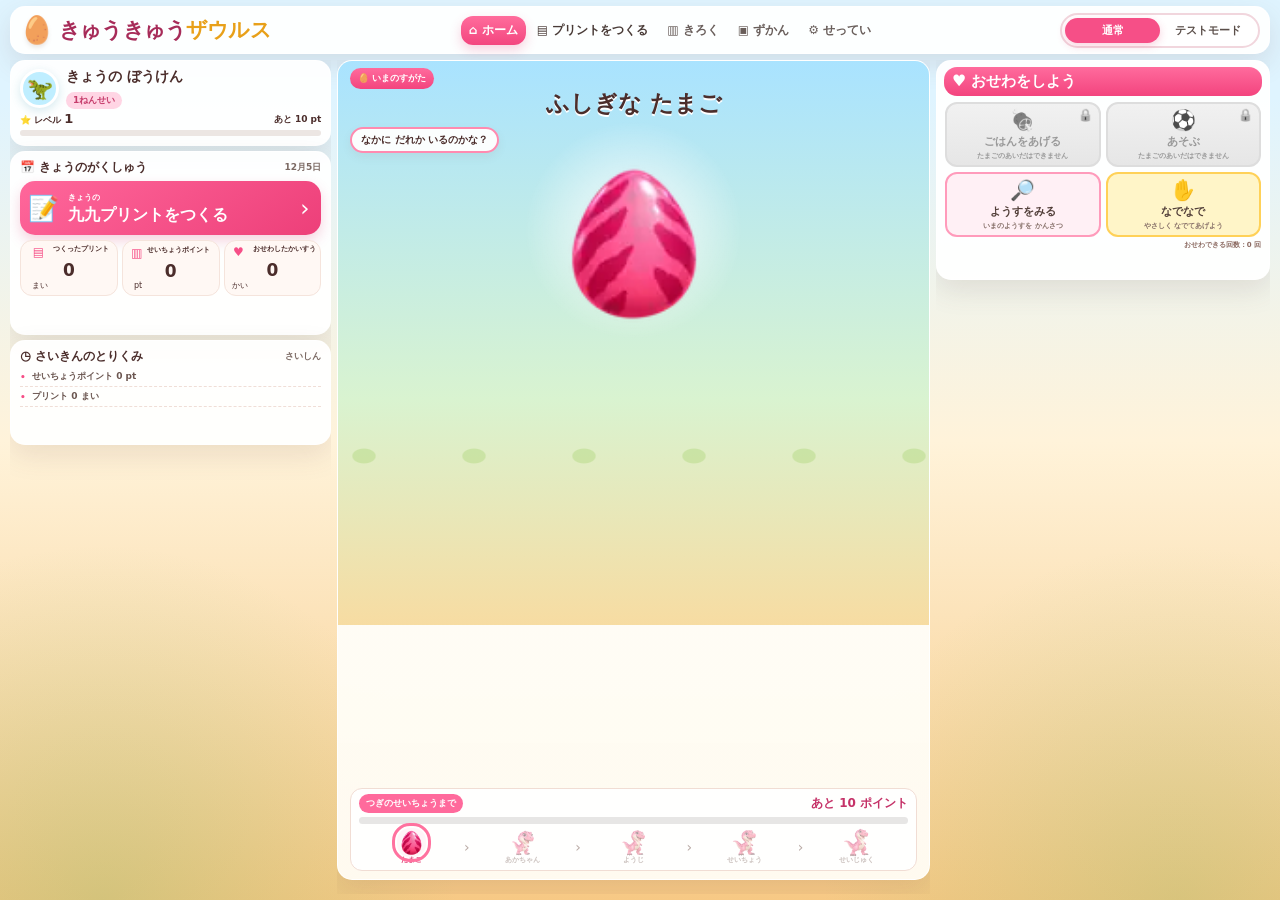
<file: kyukyu-saurus-mvp/index.html>
<!doctype html>
<html lang="ja">
<head>
  <meta charset="utf-8" />
  <meta name="viewport" content="width=device-width,initial-scale=1" />
  <title>きゅうきゅうザウルス</title>
  <link rel="stylesheet" href="styles.css" />
</head>
<body class="game-body">
  <div class="game-app">
    <header class="game-header">
      <a class="game-logo" href="index.html" aria-label="ホーム">
        <span class="logo-egg">🥚</span>
        <span>きゅうきゅう<span>ザウルス</span></span>
      </a>
      <nav class="game-nav" aria-label="メインメニュー">
        <a class="nav-item active" href="index.html">⌂ <span>ホーム</span></a>
        <a class="nav-item" href="worksheet.html">▤ <span>プリントをつくる</span></a>
        <button class="nav-item nav-placeholder" type="button">▥ <span>きろく</span></button>
        <button class="nav-item nav-placeholder" type="button">▣ <span>ずかん</span></button>
        <button class="nav-item nav-placeholder" type="button">⚙ <span>せってい</span></button>
      </nav>
      <div class="mode-switch" aria-label="表示モード">
        <button id="normalModeBtn" class="mode-option active" type="button">通常</button>
        <button id="testModeBtn" class="mode-option" type="button">テストモード</button>
      </div>
    </header>

    <main class="dashboard-grid">
      <aside class="left-column">
        <section class="dash-card profile-card">
          <div class="profile-top">
            <div class="avatar">🦖</div>
            <div>
              <div class="profile-name">きょうの ぼうけん</div>
              <span class="grade-pill">1ねんせい</span>
            </div>
          </div>
          <div class="mini-level-row">
            <span>⭐ レベル <strong id="levelValue">1</strong></span>
            <span id="levelRemain">あと 10 pt</span>
          </div>
          <div class="mini-progress"><div id="levelBar"></div></div>
        </section>

        <section class="dash-card study-card">
          <div class="section-head compact">
            <span>📅 きょうのがくしゅう</span>
            <span id="todayLabel" class="muted-small"></span>
          </div>
          <a class="worksheet-cta" href="worksheet.html">
            <span class="worksheet-icon">📝</span>
            <span><small>きょうの</small><strong>九九プリントをつくる</strong></span>
            <span class="cta-arrow">›</span>
          </a>
          <div class="mini-stats">
            <div><span>▤</span><small>つくったプリント</small><strong id="worksheets">0</strong><em>まい</em></div>
            <div><span>▥</span><small>せいちょうポイント</small><strong id="points">0</strong><em>pt</em></div>
            <div><span>♥</span><small>おせわしたかいすう</small><strong id="careCount">0</strong><em>かい</em></div>
          </div>
        </section>

        <section class="dash-card history-card">
          <div class="section-head compact"><span>◷ さいきんのとりくみ</span><span class="muted-small">さいしん</span></div>
          <div id="activityList" class="activity-list"></div>
        </section>
      </aside>

      <section class="center-column">
        <div class="hero-panel">
          <div class="hero-topline"><span class="current-pill">🥚 いまのすがた</span></div>
          <h1 id="stageTitle">ふしぎな たまご</h1>
          <div id="dinoNameLine" class="dino-name"></div>
          <div id="speechBubble" class="speech-bubble">なかに だれか いるのかな？</div>
          <div class="stage-scene"><div id="creature" class="creature dino-sprite" aria-label="きょうりゅう"></div></div>
          <div id="recentNotice" class="hero-notice"></div>
          <div class="growth-panel">
            <div class="growth-label-row">
              <span>つぎのせいちょうまで</span>
              <strong id="progressText">あと 10 ポイント</strong>
            </div>
            <div class="progress"><div id="progressBar" style="width:0%"></div></div>
            <div id="milestoneRoadmap" class="milestone-roadmap"></div>
          </div>
        </div>
      </section>

      <aside class="right-column">
        <section class="dash-card care-card">
          <div class="care-title">♥ おせわをしよう</div>
          <div class="care-grid">
            <button class="care-tile" id="feedBtn" data-care="food" type="button">
              <span class="care-icon">🍖</span><strong>ごはんをあげる</strong><small id="feedHint">おせわできるよ</small>
            </button>
            <button class="care-tile" id="playBtn" data-care="play" type="button">
              <span class="care-icon">⚽</span><strong>あそぶ</strong><small id="playHint">いっしょにあそぼう</small>
            </button>
            <button class="care-tile active-pink" id="observeBtn" type="button">
              <span class="care-icon">🔎</span><strong>ようすをみる</strong><small>いまのようすを かんさつ</small>
            </button>
            <button class="care-tile active-yellow" id="petBtn" data-care="pet" type="button">
              <span class="care-icon">✋</span><strong>なでなで</strong><small>やさしく なでてあげよう</small>
            </button>
          </div>
          <div id="careHelp" class="care-help"></div>
          <div class="care-balance">おせわできる回数：<strong id="careTokens">0</strong> 回</div>
        </section>

        <section id="testPanel" class="dash-card integrated-test" hidden>
          <div class="test-head"><span>🧪 テストモード</span><span class="test-live">ON</span></div>
          <p>本番データを変えずに、各場面を確認できます。</p>
          <div class="test-control">
            <label>すがた（ステージ）</label>
            <div id="stageChips" class="stage-thumb-row"></div>
          </div>
          <div class="test-inline-grid">
            <label>せいちょうPt<input id="testPoints" type="number" min="0" max="2000" step="1" /></label>
            <label>おせわ回数<input id="testTokens" type="number" min="0" max="999" step="1" /></label>
          </div>
          <div class="test-control">
            <label>リアクションをみる <span id="reactionHint">（あかちゃん専用）</span></label>
            <div id="sceneChips" class="scene-mini-row">
              <button class="scene-chip active" data-scene="normal" type="button">通常</button>
              <button class="scene-chip" data-scene="feed" type="button">ごはん</button>
              <button class="scene-chip" data-scene="pet" type="button">なでなで</button>
              <button class="scene-chip" data-scene="play" type="button">あそぶ</button>
              <button class="scene-chip" data-scene="sleep" type="button">ねる</button>
            </div>
          </div>
          <div class="test-actions-inline">
            <button id="resetPreview" type="button">本番値にもどす</button>
            <button id="applyPreview" type="button">本番に反映</button>
          </div>
        </section>

        <section id="nameCard" class="dash-card name-card" hidden>
          <div class="section-head compact"><span>✏️ なまえをつけよう</span></div>
          <div class="name-row">
            <input id="dinoName" type="text" maxlength="20" placeholder="きょうりゅうの名前" />
            <button id="saveName" type="button">きめる</button>
          </div>
        </section>
      </aside>
    </main>

    <div class="parent-tools"><button id="reset" type="button">育成データをリセット</button></div>
  </div>

  <script src="logic.js"></script>
  <script src="store.js"></script>
  <script src="assets.js"></script>
  <script>
    const clone = value => JSON.parse(JSON.stringify(value));
    const clampInt = (value, min, max) => Math.min(max, Math.max(min, Math.round(Number(value) || 0)));
    let isTest = false;
    let previewState = clone(GameStore.getState());
    let previewScene = 'normal';

    const milestoneDefs = [
      { asset:'stage_00_egg', label:'たまご' },
      { asset:'stage_04_baby', label:'あかちゃん' },
      { asset:'stage_05_small', label:'ようじ' },
      { asset:'stage_06_kid', label:'せいちょう' },
      { asset:'stage_07_grown', label:'せいじゅく' }
    ];
    const reactionLabels = {feed:'ごはん',food:'ごはん',pet:'なでなで',play:'あそぶ',sleep:'ねる'};

    function currentViewState(){ return isTest ? previewState : GameStore.getState(); }
    function totalCareCount(state){ return Object.values(state.careCounts || {}).reduce((sum,n)=>sum+(Number(n)||0),0); }
    function isEggStage(stage){ return ['stage_00_egg','stage_01_egg_shake','stage_02_egg_crack','stage_03_hatch'].includes(stage.asset); }
    function isCareReactionStage(stage){ return stage.asset === 'stage_04_baby'; }
    function stageIndex(asset){
      const idx = GameLogic.TEST_STAGES.findIndex(item=>item.asset===asset);
      return Math.max(0,idx);
    }
    function normalizeScene(scene){ return scene === 'food' ? 'feed' : scene; }

    function setMode(testMode){
      isTest = testMode;
      if(isTest){ previewState=clone(GameStore.getState()); previewScene='normal'; }
      document.getElementById('normalModeBtn').classList.toggle('active',!isTest);
      document.getElementById('testModeBtn').classList.toggle('active',isTest);
      document.getElementById('testPanel').hidden=!isTest;
      render();
    }

    function buildRoadmap(activeAsset){
      const activeIdx=stageIndex(activeAsset);
      const roadmap=document.getElementById('milestoneRoadmap');
      roadmap.innerHTML='';
      milestoneDefs.forEach((item,index)=>{
        const fullIdx=stageIndex(item.asset);
        const node=document.createElement('div');
        node.className='milestone'+(fullIdx<=activeIdx?' reached':'')+(item.asset===activeAsset?' current':'');
        node.innerHTML=`<div class="milestone-img dino-sprite" data-asset="${item.asset}"></div><span>${item.label}</span>`;
        roadmap.appendChild(node);
        if(index<milestoneDefs.length-1){
          const arrow=document.createElement('span');
          arrow.className='milestone-arrow'; arrow.textContent='›'; roadmap.appendChild(arrow);
        }
      });
      roadmap.querySelectorAll('[data-asset]').forEach(el=>GameAssets.show(el,el.dataset.asset));
    }

    function syncTestInputs(stage){
      if(!isTest) return;
      const reactionsAvailable=isCareReactionStage(stage);
      document.getElementById('testPoints').value=previewState.growthPoints;
      document.getElementById('testTokens').value=previewState.careTokens;
      document.querySelectorAll('.stage-chip').forEach(btn=>btn.classList.toggle('active',btn.dataset.asset===stage.asset));
      document.querySelectorAll('.scene-chip').forEach(btn=>{
        const normal=btn.dataset.scene==='normal';
        btn.disabled=!normal && !reactionsAvailable;
        btn.classList.toggle('active',btn.dataset.scene===previewScene);
      });
      document.getElementById('reactionHint').textContent=reactionsAvailable?'（このすがたで確認できます）':'（あかちゃんのときだけ）';
    }

    function renderActivity(state){
      const rows=[];
      if(state.lastResult) rows.push(`九九プリント：${state.lastResult.correct}/30もん せいかい`);
      if(state.lastCare){
        const labels={food:'ごはんをあげた',pet:'なでなでした',play:'いっしょにあそんだ',sleep:'ねかせた'};
        rows.push(labels[state.lastCare.type]||'おせわをした');
      }
      rows.push(`せいちょうポイント ${state.growthPoints} pt`);
      rows.push(`プリント ${state.worksheetsCompleted} まい`);
      document.getElementById('activityList').innerHTML=rows.slice(0,4).map(text=>`<div><span>•</span><p>${text}</p></div>`).join('');
    }

    async function render(){
      const state=currentViewState();
      const stage=GameLogic.stageForPoints(state.growthPoints);
      const next=GameLogic.nextStageForPoints(state.growthPoints);
      const eggMode=isEggStage(stage);
      const reactionStage=isCareReactionStage(stage);
      if(!reactionStage && previewScene!=='normal') previewScene='normal';
      const scene=normalizeScene(previewScene);
      const showingReaction=reactionStage && scene!=='normal';
      const forcedAsset=showingReaction ? GameLogic.ACTION_ASSETS[scene] : stage.asset;

      await GameAssets.show(document.getElementById('creature'),forcedAsset);
      document.getElementById('stageTitle').textContent=showingReaction?`テスト：${reactionLabels[scene]}`:stage.name;
      document.getElementById('speechBubble').textContent=showingReaction?'リアクションをプレビューしています。':stage.message;
      document.getElementById('dinoNameLine').textContent=state.dinosaurName?`「${state.dinosaurName}」`:'';
      document.getElementById('worksheets').textContent=state.worksheetsCompleted;
      document.getElementById('points').textContent=state.growthPoints;
      document.getElementById('careTokens').textContent=state.careTokens;
      document.getElementById('careCount').textContent=totalCareCount(state);

      const level=Math.max(1,stageIndex(stage.asset)+1);
      document.getElementById('levelValue').textContent=level;
      const levelRemain=next?Math.max(0,next.min-state.growthPoints):0;
      document.getElementById('levelRemain').textContent=next?`あと ${levelRemain} pt`:'さいこう！';
      if(next){
        const span=Math.max(1,next.min-stage.min);
        const current=Math.max(0,state.growthPoints-stage.min);
        const pct=Math.min(100,Math.round((current/span)*100));
        document.getElementById('progressBar').style.width=`${pct}%`;
        document.getElementById('levelBar').style.width=`${pct}%`;
        document.getElementById('progressText').textContent=`あと ${next.min-state.growthPoints} ポイント`;
      }else{
        document.getElementById('progressBar').style.width='100%';
        document.getElementById('levelBar').style.width='100%';
        document.getElementById('progressText').textContent='さいこうまで そだったよ！';
      }

      buildRoadmap(stage.asset);
      renderActivity(state);

      const feedBtn=document.getElementById('feedBtn');
      const playBtn=document.getElementById('playBtn');
      feedBtn.disabled=eggMode;
      playBtn.disabled=eggMode;
      document.getElementById('feedHint').textContent=eggMode?'たまごのあいだはできません':'おいしくたべよう';
      document.getElementById('playHint').textContent=eggMode?'たまごのあいだはできません':'いっしょにあそぼう';
      document.getElementById('careHelp').textContent=eggMode
        ?'たまごのあいだは「ごはん」と「あそぶ」はできません。ようすをみたり、なでなでして見守ろう！'
        :(reactionStage?'このすがたでは、おせわすると特別なリアクションが見られるよ！':'おせわの記録は残るよ。専用リアクションは「あかちゃん」で見られます。');

      const gained=Number(new URLSearchParams(location.search).get('gained')||0);
      const notice=document.getElementById('recentNotice');
      if(isTest) notice.textContent='🧪 テスト中：本番データはまだ変わっていません。';
      else if(gained>0) notice.textContent=`🌱 ${gained} せいちょうしたよ！`;
      else notice.textContent='';

      document.getElementById('nameCard').hidden=state.growthPoints<50;
      document.getElementById('dinoName').value=state.dinosaurName||'';
      syncTestInputs(stage);
    }

    function setupTestControls(){
      const wrap=document.getElementById('stageChips');
      GameLogic.TEST_STAGES.forEach((item,index)=>{
        const btn=document.createElement('button');
        btn.className='stage-chip'; btn.type='button'; btn.dataset.asset=item.asset; btn.title=item.label;
        btn.innerHTML=`<span class="stage-chip-img dino-sprite"></span><small>${index}</small>`;
        btn.addEventListener('click',()=>{ previewState.growthPoints=item.points; previewScene='normal'; render(); });
        wrap.appendChild(btn);
        GameAssets.show(btn.querySelector('.stage-chip-img'),item.asset);
      });
      document.getElementById('testPoints').addEventListener('input',e=>{ previewState.growthPoints=clampInt(e.target.value,0,2000); previewScene='normal'; render(); });
      document.getElementById('testTokens').addEventListener('input',e=>{ previewState.careTokens=clampInt(e.target.value,0,999); render(); });
      document.querySelectorAll('.scene-chip').forEach(btn=>btn.addEventListener('click',()=>{
        const stage=GameLogic.stageForPoints(previewState.growthPoints);
        if(btn.dataset.scene!=='normal' && !isCareReactionStage(stage)) return;
        previewScene=btn.dataset.scene;
        render();
      }));
      document.getElementById('resetPreview').addEventListener('click',()=>{ previewState=clone(GameStore.getState()); previewScene='normal'; render(); });
      document.getElementById('applyPreview').addEventListener('click',()=>{
        if(!confirm('テスト中の成長Pt・おせわ回数を本番データに反映しますか？')) return;
        const actual=GameStore.getState();
        GameStore.saveState({...actual,growthPoints:clampInt(previewState.growthPoints,0,2000),careTokens:clampInt(previewState.careTokens,0,999)});
        previewState=clone(GameStore.getState());
        alert('本番データに反映しました。');
        render();
      });
    }

    async function handleCare(type){
      const state=currentViewState();
      const stage=GameLogic.stageForPoints(state.growthPoints);
      if(isEggStage(stage)&&(type==='food'||type==='play')) return;
      const scene=normalizeScene(type);

      if(isTest){
        previewScene=isCareReactionStage(stage)?scene:'normal';
        render();
        return;
      }
      const result=GameStore.useCare(type);
      if(!result.success){
        document.getElementById('careHelp').textContent='九九プリントをすると、おせわできる回数がふえるよ！';
        return;
      }
      const asset=GameLogic.ACTION_ASSETS[type]||GameLogic.ACTION_ASSETS[scene];
      if(asset&&isCareReactionStage(stage)){
        await GameAssets.show(document.getElementById('creature'),asset);
        setTimeout(()=>render(),1700);
      }else{
        render();
      }
    }

    document.getElementById('normalModeBtn').addEventListener('click',()=>setMode(false));
    document.getElementById('testModeBtn').addEventListener('click',()=>setMode(true));
    document.getElementById('feedBtn').addEventListener('click',()=>handleCare('food'));
    document.getElementById('playBtn').addEventListener('click',()=>handleCare('play'));
    document.getElementById('petBtn').addEventListener('click',()=>handleCare('pet'));
    document.getElementById('observeBtn').addEventListener('click',()=>{
      const stage=GameLogic.stageForPoints(currentViewState().growthPoints);
      document.getElementById('careHelp').textContent=`いまは「${stage.name}」。${stage.message}`;
    });
    document.getElementById('saveName').addEventListener('click',()=>{
      GameStore.setDinosaurName(document.getElementById('dinoName').value);
      if(isTest) previewState.dinosaurName=GameStore.getState().dinosaurName;
      render();
    });
    document.getElementById('reset').addEventListener('click',()=>{
      if(confirm('この端末の育成データを全部消します。よろしいですか？')){
        GameStore.reset(); previewState=clone(GameStore.getState()); render();
      }
    });

    const now=new Date();
    document.getElementById('todayLabel').textContent=`${now.getMonth()+1}月${now.getDate()}日`;
    setupTestControls();
    render();
  </script>
</body>
</html>
</file>
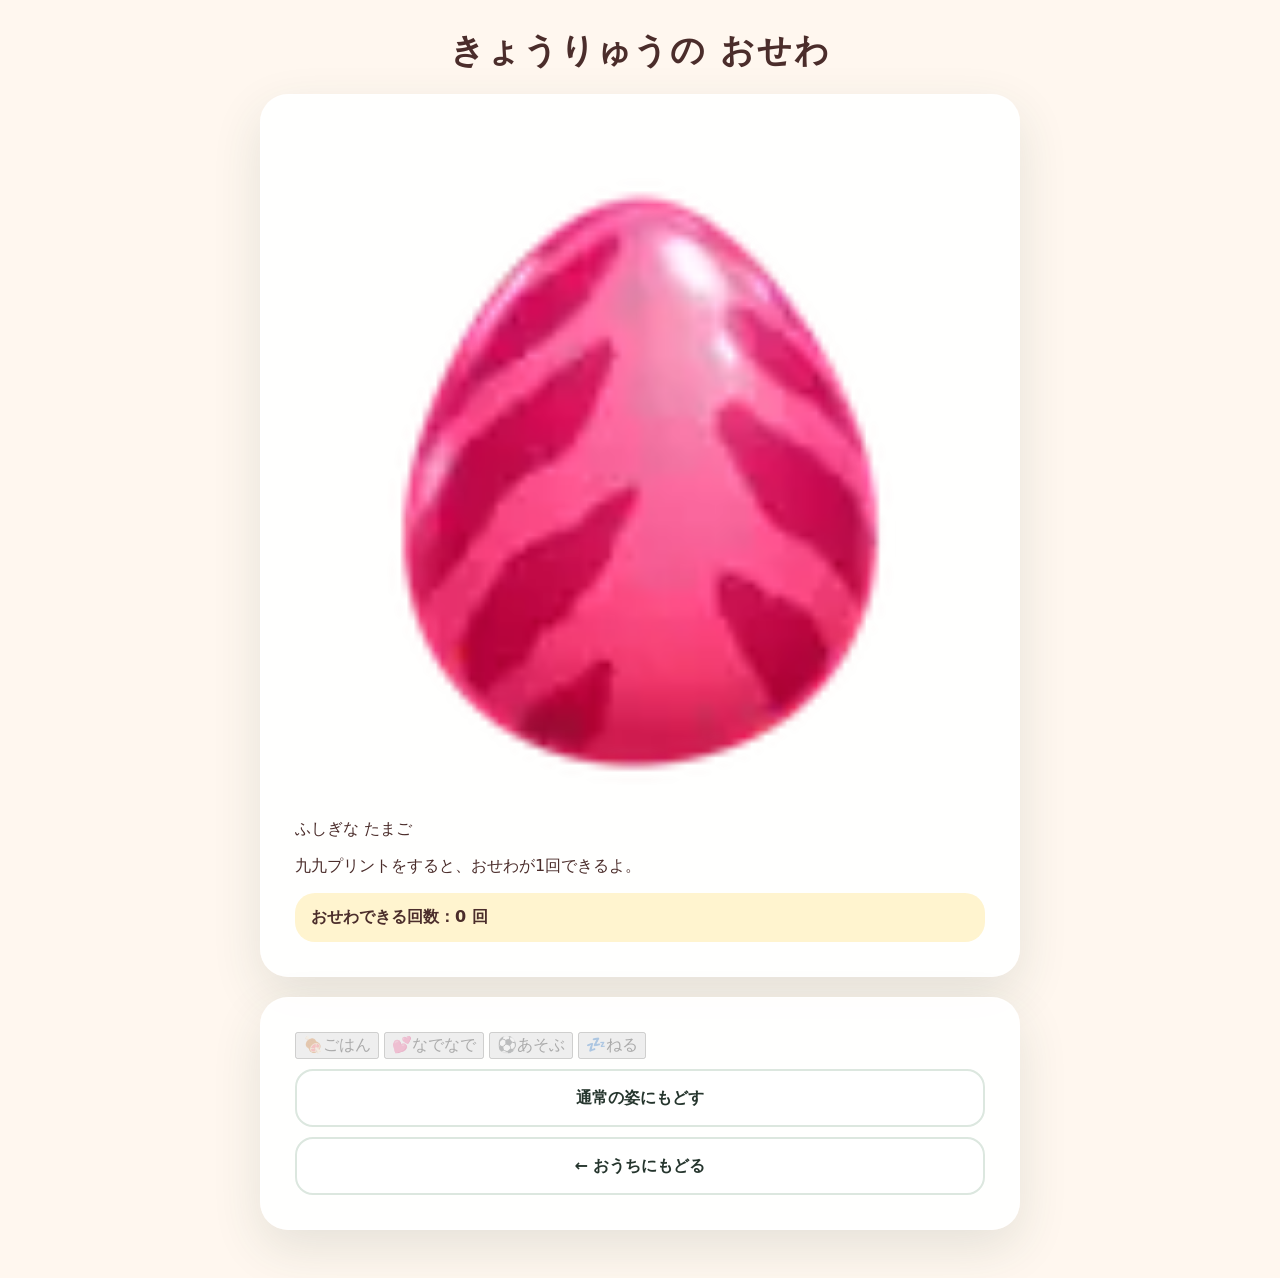
<file: kyukyu-saurus-mvp/care.html>
<!doctype html>
<html lang="ja">
<head>
  <meta charset="utf-8" />
  <meta name="viewport" content="width=device-width,initial-scale=1" />
  <title>おせわ | きゅうきゅうザウルス</title>
  <link rel="stylesheet" href="styles.css" />
</head>
<body>
  <main class="shell">
    <div class="brand">きょうりゅうの おせわ</div>
    <div id="testBadge" class="test-badge" hidden>🧪 テストモード：回数を消費しません</div>

    <section class="card hero">
      <div id="creature" class="creature dino-sprite" aria-label="きょうりゅう"></div>
      <div id="name" class="stage-name">ふしぎな たまご</div>
      <p id="reaction" class="message">きょうは なにをしてあげる？</p>
      <div class="notice">おせわできる回数：<strong id="tokens">0</strong><span id="tokenSuffix"> 回</span></div>
    </section>

    <section class="card">
      <div class="grid-4">
        <button class="care-btn" data-care="food"><span class="emoji">🍖</span><span>ごはん</span></button>
        <button class="care-btn" data-care="pet"><span class="emoji">💕</span><span>なでなで</span></button>
        <button class="care-btn" data-care="play"><span class="emoji">⚽</span><span>あそぶ</span></button>
        <button class="care-btn" data-care="sleep"><span class="emoji">💤</span><span>ねる</span></button>
      </div>
      <button id="normalView" class="secondary" type="button">通常の姿にもどす</button>
      <a id="homeLink" class="secondary" href="index.html">← おうちにもどる</a>
    </section>
  </main>

  <script src="logic.js"></script>
  <script src="store.js"></script>
  <script src="assets.js"></script>
  <script>
    const params = new URLSearchParams(location.search);
    const isTest = params.get('test') === '1';
    const testPointsRaw = Number(params.get('points'));
    const testPoints = Number.isFinite(testPointsRaw) ? Math.max(0, testPointsRaw) : GameStore.getState().growthPoints;
    let activeCare = null;

    const careToScene = { food: 'feed', pet: 'pet', play: 'play', sleep: 'sleep' };
    const reactions = {
      food: ['もぐもぐ……おいしい！', 'おなかいっぱい！ うれしそう。', 'もっと おおきくなれそう！'],
      pet: ['きもちよさそうに 目をほそめている。', 'もっと なでてほしそう！', 'ぴったり くっついてきた！'],
      play: ['わーい！ げんきいっぱい！', 'たのしそうに かけまわった！', 'もういっかい！ と言っているみたい。'],
      sleep: ['すやすや……いいゆめ みてね。', 'ぐっすり ねむっているよ。', 'きょうも よくがんばったね。']
    };

    function viewState() {
      const state = GameStore.getState();
      return isTest ? { ...state, growthPoints: testPoints } : state;
    }

    async function render(message) {
      const state = viewState();
      const actual = GameStore.getState();
      const stage = GameLogic.stageForPoints(state.growthPoints);
      const canShowCareArt = isTest || stage.asset === 'stage_05_small';
      const scene = activeCare ? careToScene[activeCare] : null;
      const asset = scene && canShowCareArt ? GameLogic.ACTION_ASSETS[scene] : stage.asset;
      await GameAssets.show(document.getElementById('creature'), asset);

      document.getElementById('name').textContent = state.dinosaurName || stage.name;
      if (message) {
        document.getElementById('reaction').textContent = message;
      } else if (!isTest && actual.careTokens <= 0) {
        document.getElementById('reaction').textContent = '九九プリントをすると、おせわが1回できるよ。';
      } else {
        document.getElementById('reaction').textContent = 'きょうは なにをしてあげる？';
      }

      if (isTest) {
        document.getElementById('testBadge').hidden = false;
        document.getElementById('tokens').textContent = '∞';
        document.getElementById('tokenSuffix').textContent = '（テスト）';
        document.getElementById('homeLink').href = 'index.html?test=1';
      } else {
        document.getElementById('tokens').textContent = actual.careTokens;
        document.getElementById('tokenSuffix').textContent = ' 回';
      }
      document.querySelectorAll('[data-care]').forEach(btn => btn.disabled = !isTest && actual.careTokens <= 0);
    }

    document.querySelectorAll('[data-care]').forEach(btn => {
      btn.addEventListener('click', () => {
        const type = btn.dataset.care;
        activeCare = type;
        const options = reactions[type];
        const message = options[Math.floor(Math.random() * options.length)];

        if (isTest) {
          render(message);
          return;
        }

        const before = GameStore.getState();
        const beforeStage = GameLogic.stageForPoints(before.growthPoints);
        const result = GameStore.useCare(type);
        if (!result.success) {
          activeCare = null;
          render();
          return;
        }
        if (beforeStage.asset !== 'stage_05_small') {
          render(before.growthPoints < 50 ? 'たまごを そっと おせわしたよ。なかで うれしそうに うごいた！' : `${message} この成長段階の専用アニメはこれから追加予定だよ。`);
        } else {
          render(message);
        }
      });
    });

    document.getElementById('normalView').addEventListener('click', () => {
      activeCare = null;
      render();
    });

    render();
  </script>
</body>
</html>
</file>
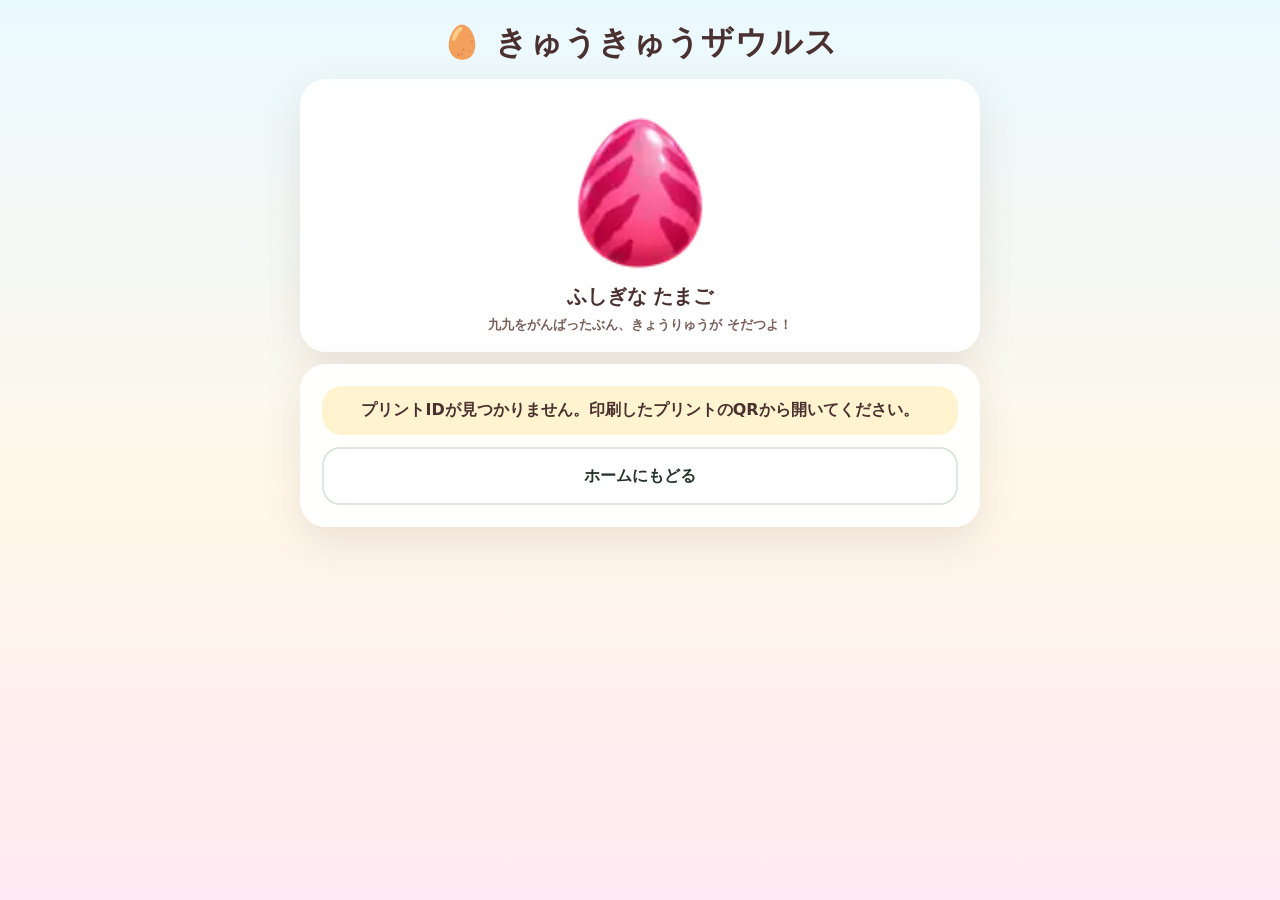
<file: kyukyu-saurus-mvp/result.html>
<!doctype html>
<html lang="ja">
<head>
  <meta charset="utf-8" />
  <meta name="viewport" content="width=device-width,initial-scale=1" />
  <title>こたえあわせ | きゅうきゅうザウルス</title>
  <link rel="stylesheet" href="styles.css" />
  <style>
    .result-page{min-height:100vh;background:linear-gradient(180deg,#eaf9ff 0%,#fff8e9 54%,#ffe9f2 100%);color:#4b3030;padding:18px 12px 30px}
    .result-wrap{width:min(680px,100%);margin:0 auto}
    .result-logo{text-align:center;font-weight:1000;font-size:clamp(22px,5vw,32px);margin:3px 0 14px;letter-spacing:.04em}
    .result-card{background:rgba(255,255,255,.95);border:2px solid rgba(255,255,255,.86);border-radius:26px;box-shadow:0 15px 40px rgba(111,67,67,.12);padding:20px;margin-top:12px}
    .result-hero{text-align:center;padding-bottom:16px}
    .result-creature{width:180px;height:180px;margin:0 auto -2px}
    .result-stage{font-size:20px;font-weight:1000;margin-top:4px}
    .result-message{font-size:13px;font-weight:800;color:#795f5a;margin:6px 0 0}
    .result-form .field{margin-top:12px}.result-form .field:first-child{margin-top:0}
    .result-form label{font-size:14px}
    .result-form input{width:100%;box-sizing:border-box}
    .reward-preview{background:#fff3c8;border:1px solid #ffe19a;border-radius:16px;padding:11px 13px;margin-top:14px;font-size:13px;font-weight:900;line-height:1.55}
    .reward-submit{background:linear-gradient(180deg,#ff6598,#ef3e78);box-shadow:0 7px 0 #c92e61;margin-top:14px}
    .reward-screen[hidden],.entry-screen[hidden]{display:none!important}
    .reward-head{text-align:center}
    .reward-kicker{display:inline-flex;align-items:center;gap:5px;background:#ffe0ec;color:#a83360;border-radius:999px;padding:6px 12px;font-size:12px;font-weight:1000}
    .reward-score{font-size:clamp(42px,12vw,68px);font-weight:1000;line-height:1;margin:12px 0 3px;color:#ef3f7b}
    .reward-score small{font-size:.34em;color:#6e5550;margin-left:4px}
    .reward-cheer{font-size:16px;font-weight:1000;margin-bottom:14px}
    .reward-breakdown{display:grid;grid-template-columns:repeat(3,1fr);gap:7px;margin:10px 0}
    .reward-box{background:#fff8f2;border:1px solid #f4ded5;border-radius:16px;padding:10px 5px;text-align:center}
    .reward-box span{display:block;font-size:9px;font-weight:900;color:#846c65;min-height:24px}
    .reward-box strong{display:block;font-size:24px;color:#4b3030;margin-top:2px}.reward-box em{font-size:10px;font-style:normal;color:#8a7068}
    .reward-total{background:linear-gradient(135deg,#fff1a8,#ffd4e4);border:2px solid #fff;border-radius:20px;padding:14px;text-align:center;margin:10px 0;box-shadow:0 7px 20px rgba(238,117,151,.15)}
    .reward-total span{display:block;font-size:11px;font-weight:900}.reward-total strong{display:block;font-size:38px;line-height:1.15;color:#ef3f7b}.reward-total strong small{font-size:15px}
    .care-earned{display:flex;align-items:center;justify-content:center;gap:8px;background:#efffee;border:1px solid #cdebc9;border-radius:16px;padding:10px;margin-top:9px;font-size:13px;font-weight:1000;color:#3f7141}
    .evolution-card{margin-top:14px;border-radius:24px;padding:16px;background:radial-gradient(circle at 50% 38%,#fffbd5,#ffe0ee 58%,#dfedff);border:2px solid #fff;box-shadow:0 10px 30px rgba(173,102,144,.18);text-align:center;overflow:hidden;position:relative}
    .evolution-card::before,.evolution-card::after{content:'✦';position:absolute;color:#ff77aa;font-size:24px;animation:twinkle 1.3s ease-in-out infinite alternate}.evolution-card::before{left:8%;top:18%}.evolution-card::after{right:9%;top:11%;animation-delay:.4s}
    @keyframes twinkle{from{transform:scale(.65) rotate(-10deg);opacity:.35}to{transform:scale(1.2) rotate(12deg);opacity:1}}
    .evolution-kicker{font-size:12px;font-weight:1000;color:#a13b66}.evolution-title{font-size:24px;font-weight:1000;margin:4px 0 8px}
    .evolution-row{display:flex;align-items:center;justify-content:center;gap:5px}.evolution-sprite{width:126px;height:126px}.evolution-arrow{font-size:28px;color:#f14c83;font-weight:1000}.evolution-new{font-size:16px;font-weight:1000;margin-top:6px}
    .reward-creature{width:180px;height:180px;margin:6px auto 0}
    .reward-actions{display:grid;grid-template-columns:1fr;gap:8px;margin-top:14px}
    .reward-actions a{text-decoration:none}
    .go-home{display:flex;min-height:56px;align-items:center;justify-content:center;border-radius:17px;background:linear-gradient(180deg,#ff6498,#ef3e78);color:white;font-weight:1000;font-size:17px;box-shadow:0 6px 0 #c92e61}
    .duplicate-box{text-align:center}.duplicate-box .notice{margin-top:0}.duplicate-box a{margin-top:12px}
    .pop-in{animation:pop .5s cubic-bezier(.2,.8,.2,1) both}@keyframes pop{0%{transform:scale(.82);opacity:0}70%{transform:scale(1.04)}100%{transform:scale(1);opacity:1}}
    @media(max-width:480px){.result-page{padding:10px 8px 22px}.result-card{padding:15px;border-radius:22px}.result-creature,.reward-creature{width:145px;height:145px}.reward-breakdown{gap:4px}.reward-box{padding:8px 3px}.reward-box strong{font-size:21px}.evolution-sprite{width:105px;height:105px}.evolution-card{padding:13px 8px}}
  </style>
</head>
<body class="result-page">
  <main class="result-wrap">
    <div class="result-logo">🥚 きゅうきゅうザウルス</div>

    <section id="entryScreen" class="entry-screen">
      <section class="result-card result-hero">
        <div id="creature" class="result-creature dino-sprite" aria-label="きょうりゅう"></div>
        <div id="stageName" class="result-stage"></div>
        <p class="result-message">九九をがんばったぶん、きょうりゅうが そだつよ！</p>
      </section>

      <section class="result-card">
        <div id="duplicate" class="duplicate-box" hidden>
          <div id="duplicateMessage" class="notice">このプリントは、もう成長に登録してあるよ。</div>
          <a class="secondary" href="index.html">ホームにもどる</a>
        </div>

        <form id="resultForm" class="result-form">
          <div class="field">
            <label for="correct">なんもん せいかいした？</label>
            <input id="correct" type="number" min="0" max="30" inputmode="numeric" required placeholder="0〜30" />
          </div>
          <div class="field">
            <label for="minutes">なんぷん かかった？ <span class="small">（書かなくてもOK）</span></label>
            <input id="minutes" type="number" min="1" max="120" inputmode="numeric" placeholder="例：9" />
          </div>
          <div id="preview" class="reward-preview">🌱 最後までやったら基本10pt！ 正解数によってボーナスもつくよ。</div>
          <button class="primary reward-submit" type="submit">✨ がんばりを とうろくする</button>
        </form>
      </section>
    </section>

    <section id="rewardScreen" class="reward-screen" hidden>
      <section class="result-card pop-in">
        <div class="reward-head">
          <span class="reward-kicker">🎉 九九プリント クリア！</span>
          <div class="reward-score"><span id="rewardCorrect">0</span><small>/ 30もん</small></div>
          <div id="rewardCheer" class="reward-cheer">さいごまで よくがんばったね！</div>
        </div>

        <div class="reward-breakdown">
          <div class="reward-box"><span>🌱 きほん</span><strong>10</strong><em>pt</em></div>
          <div class="reward-box"><span>⭐ せいかいボーナス</span><strong id="rewardBonus">0</strong><em>pt</em></div>
          <div class="reward-box"><span>📝 プリント</span><strong>+1</strong><em>まい</em></div>
        </div>

        <div class="reward-total">
          <span>きょうの せいちょう</span>
          <strong>+<span id="rewardTotal">10</span><small> pt</small></strong>
        </div>
        <div class="care-earned">💗 おせわできる回数が <strong>+1</strong> ふえたよ！</div>
      </section>

      <section id="evolutionCard" class="evolution-card pop-in" hidden>
        <div class="evolution-kicker">✨ あれ……？ ようすが ちがう！</div>
        <div class="evolution-title">せいちょうした！</div>
        <div class="evolution-row">
          <div id="beforeCreature" class="evolution-sprite dino-sprite"></div>
          <div class="evolution-arrow">→</div>
          <div id="afterCreature" class="evolution-sprite dino-sprite"></div>
        </div>
        <div id="newStageName" class="evolution-new"></div>
      </section>

      <section id="normalRewardCard" class="result-card result-hero pop-in">
        <div id="rewardCreature" class="reward-creature dino-sprite"></div>
        <div id="rewardStageName" class="result-stage"></div>
        <p id="rewardMessage" class="result-message"></p>
      </section>

      <div class="reward-actions">
        <a id="homeButton" class="go-home" href="index.html">🦖 きょうりゅうに 会いにいく</a>
      </div>
    </section>
  </main>

  <script src="logic.js"></script>
  <script src="store.js"></script>
  <script src="assets.js"></script>
  <script>
    const params = new URLSearchParams(location.search);
    const wid = params.get('wid') || '';
    const initialState = GameStore.getState();
    const initialStage = GameLogic.stageForPoints(initialState.growthPoints);
    GameAssets.show(document.getElementById('creature'), initialStage.asset);
    document.getElementById('stageName').textContent = initialState.dinosaurName || initialStage.name;

    const already = wid && initialState.completedWorksheetIds.includes(wid);
    if (!wid || already) {
      document.getElementById('duplicate').hidden = false;
      document.getElementById('resultForm').hidden = true;
      if (!wid) document.getElementById('duplicateMessage').textContent = 'プリントIDが見つかりません。印刷したプリントのQRから開いてください。';
    }

    const correct = document.getElementById('correct');
    correct.addEventListener('input', () => {
      const n = Number(correct.value);
      if (Number.isFinite(n) && n >= 0 && n <= 30) {
        const bonus = GameLogic.bonusForCorrect(n);
        const total = GameLogic.pointsForWorksheet(n);
        document.getElementById('preview').textContent = `🌱 きほん 10pt ＋ ⭐ ボーナス ${bonus}pt ＝ ${total}pt せいちょう！`;
      }
    });

    function cheerForScore(n) {
      if (n === 30) return 'パーフェクト！ ぜんぶ せいかい！';
      if (n >= 28) return 'すごい！ とっても よくできたね！';
      if (n >= 25) return 'いいちょうし！ よくがんばったね！';
      return 'さいごまで やりきった！ それがいちばんすごい！';
    }

    async function showReward({beforeState, afterState, correctCount, addedPoints}) {
      const beforeStage = GameLogic.stageForPoints(beforeState.growthPoints);
      const afterStage = GameLogic.stageForPoints(afterState.growthPoints);
      const evolved = beforeStage.id !== afterStage.id;
      const bonus = GameLogic.bonusForCorrect(correctCount);

      document.getElementById('entryScreen').hidden = true;
      document.getElementById('rewardScreen').hidden = false;
      document.getElementById('rewardCorrect').textContent = correctCount;
      document.getElementById('rewardBonus').textContent = `+${bonus}`;
      document.getElementById('rewardTotal').textContent = addedPoints;
      document.getElementById('rewardCheer').textContent = cheerForScore(correctCount);
      document.getElementById('homeButton').href = `index.html?gained=${addedPoints}`;

      if (evolved) {
        const evo = document.getElementById('evolutionCard');
        evo.hidden = false;
        document.getElementById('normalRewardCard').hidden = true;
        await Promise.all([
          GameAssets.show(document.getElementById('beforeCreature'), beforeStage.asset),
          GameAssets.show(document.getElementById('afterCreature'), afterStage.asset)
        ]);
        document.getElementById('newStageName').textContent = `「${afterStage.name}」になったよ！`;
      } else {
        document.getElementById('evolutionCard').hidden = true;
        document.getElementById('normalRewardCard').hidden = false;
        await GameAssets.show(document.getElementById('rewardCreature'), afterStage.asset);
        document.getElementById('rewardStageName').textContent = afterState.dinosaurName || afterStage.name;
        document.getElementById('rewardMessage').textContent = afterStage.message;
      }
      window.scrollTo({top:0, behavior:'smooth'});
    }

    document.getElementById('resultForm').addEventListener('submit', async (e) => {
      e.preventDefault();
      const n = Number(correct.value);
      if (!Number.isInteger(n) || n < 0 || n > 30) return;
      const minutes = document.getElementById('minutes').value;
      const beforeState = GameStore.getState();
      const result = GameStore.registerWorksheet({ worksheetId: wid, correct: n, minutes });
      if (result.duplicate) {
        document.getElementById('duplicate').hidden = false;
        document.getElementById('resultForm').hidden = true;
        return;
      }
      await showReward({beforeState, afterState:result.state, correctCount:n, addedPoints:result.addedPoints});
    });
  </script>
</body>
</html>
</file>
<file: kyukyu-saurus-mvp/styles.css>
:root {
  --ink:#4b2d2b;
  --muted:#7b6963;
  --pink:#f64f87;
  --pink-dark:#d9346d;
  --pink-soft:#fff0f5;
  --cream:#fffaf4;
  --yellow:#ffd868;
  --line:#f0d8cf;
  --card:rgba(255,255,255,.94);
  --shadow:0 10px 28px rgba(112,73,58,.13);
  --test:#ad3d8f;
}
*{box-sizing:border-box}
html{font-family:ui-rounded,"Hiragino Maru Gothic ProN","Yu Gothic",system-ui,sans-serif;color:var(--ink);background:#fff7ef}
body{margin:0;min-height:100vh}
button,input,select{font:inherit}
a{color:inherit}
[hidden]{display:none!important}

/* ===== One-screen game dashboard ===== */
.game-body{
  height:100vh;
  overflow:hidden;
  background:
    radial-gradient(circle at 8% 100%,rgba(108,177,93,.25),transparent 24%),
    radial-gradient(circle at 92% 100%,rgba(108,177,93,.22),transparent 24%),
    linear-gradient(180deg,#dff4ff 0 11%,#fff3da 49%,#f7c985 100%);
}
.game-app{height:100vh;padding:14px 20px 12px;display:flex;flex-direction:column;gap:12px;max-width:1600px;margin:0 auto}
.game-header{
  min-height:68px;
  background:rgba(255,255,255,.94);
  border:1px solid rgba(255,255,255,.9);
  border-radius:22px;
  box-shadow:var(--shadow);
  display:grid;
  grid-template-columns:310px 1fr 260px;
  align-items:center;
  gap:12px;
  padding:8px 14px;
  flex:0 0 auto;
}
.game-logo{display:flex;align-items:center;gap:9px;text-decoration:none;font-weight:1000;font-size:27px;letter-spacing:-.04em;color:#a72c59;white-space:nowrap}
.game-logo>span:last-child>span{color:#e8a019}
.logo-egg{font-size:36px;filter:drop-shadow(0 3px 2px rgba(96,57,39,.12))}
.game-nav{display:flex;align-items:center;justify-content:center;gap:6px;min-width:0}
.nav-item{border:0;background:transparent;border-radius:15px;padding:10px 14px;font-weight:900;text-decoration:none;color:#493b37;cursor:pointer;white-space:nowrap}
.nav-item.active{background:linear-gradient(180deg,#ff6c9c,#f3467f);color:#fff;box-shadow:0 5px 12px rgba(228,67,120,.24)}
.nav-placeholder{opacity:.82}
.mode-switch{display:grid;grid-template-columns:1fr 1fr;border:2px solid #f1d6dd;border-radius:999px;background:#fff;padding:4px;justify-self:end;width:245px}
.mode-option{border:0;background:transparent;border-radius:999px;padding:9px 12px;font-weight:900;cursor:pointer;color:#5a4e49}
.mode-option.active{background:var(--pink);color:white;box-shadow:0 3px 8px rgba(230,62,117,.24)}

.dashboard-grid{
  min-height:0;
  flex:1 1 auto;
  display:grid;
  grid-template-columns:minmax(250px,29%) minmax(440px,1fr) minmax(315px,29%);
  gap:12px;
}
.left-column,.right-column,.center-column{min-height:0;display:flex;flex-direction:column;gap:10px}
.dash-card,.hero-panel{
  background:var(--card);
  border:1px solid rgba(255,255,255,.9);
  border-radius:22px;
  box-shadow:var(--shadow);
}
.dash-card{padding:14px 16px}

/* left column */
.profile-card{flex:0 0 144px}
.profile-top{display:flex;align-items:center;gap:12px}
.avatar{width:64px;height:64px;border-radius:50%;background:#bfeeff;display:grid;place-items:center;font-size:34px;border:4px solid white;box-shadow:0 3px 10px rgba(38,138,165,.18)}
.profile-name{font-size:19px;font-weight:1000;margin-bottom:5px}
.grade-pill{display:inline-block;padding:4px 10px;border-radius:999px;background:#ffd5e4;color:#c63d6c;font-size:12px;font-weight:900}
.mini-level-row{display:flex;justify-content:space-between;align-items:center;font-size:12px;font-weight:800;margin-top:9px}
.mini-level-row strong{font-size:18px}
.mini-progress{height:10px;background:#ece6e3;border-radius:999px;overflow:hidden;margin-top:6px}
.mini-progress>div{height:100%;background:linear-gradient(90deg,#ff6da1,#f34f87);border-radius:inherit;transition:width .2s ease}
.study-card{flex:0 0 258px}
.section-head{font-weight:1000;display:flex;justify-content:space-between;align-items:center}
.section-head.compact{font-size:15px}
.muted-small{color:var(--muted);font-size:11px;font-weight:800}
.worksheet-cta{margin-top:10px;min-height:82px;background:linear-gradient(145deg,#ff679b,#ed3f79);border-radius:19px;padding:12px 14px;color:white;text-decoration:none;display:grid;grid-template-columns:50px 1fr 18px;align-items:center;gap:9px;box-shadow:0 6px 13px rgba(220,56,111,.22)}
.worksheet-icon{font-size:38px}
.worksheet-cta small{display:block;font-weight:900;font-size:12px}
.worksheet-cta strong{display:block;font-size:21px;line-height:1.2;margin-top:2px}
.cta-arrow{font-size:34px;font-weight:400}
.mini-stats{display:grid;grid-template-columns:repeat(3,1fr);gap:8px;margin-top:10px}
.mini-stats>div{background:#fff8f4;border:1px solid #f5e4dc;border-radius:15px;min-height:82px;padding:8px 6px;text-align:center;display:grid;grid-template-columns:auto auto;justify-content:center;align-content:center;column-gap:5px}
.mini-stats span{font-size:17px;color:var(--pink)}
.mini-stats small{grid-column:2;font-size:9px;font-weight:800;line-height:1.15;text-align:left}
.mini-stats strong{grid-column:1 / span 2;font-size:23px;line-height:1.1;margin-top:4px}
.mini-stats em{font-size:10px;font-style:normal;margin-left:3px}
.history-card{min-height:0;flex:1 1 auto;overflow:hidden}
.activity-list{display:grid;gap:6px;margin-top:10px;font-size:12px}
.activity-list>div{display:grid;grid-template-columns:12px 1fr;align-items:center;color:#6b5650;border-bottom:1px dashed #f0ded7;padding-bottom:6px}
.activity-list p{margin:0;font-weight:800;white-space:nowrap;overflow:hidden;text-overflow:ellipsis}
.activity-list span{color:var(--pink);font-weight:900}

/* center hero */
.center-column{min-width:0}
.hero-panel{height:100%;min-height:0;overflow:hidden;position:relative;display:grid;grid-template-rows:auto auto auto minmax(230px,1fr) auto auto;padding:12px 20px 14px;text-align:center;background:linear-gradient(180deg,rgba(255,255,255,.95),rgba(255,252,244,.96))}
.hero-panel::before{content:"";position:absolute;inset:0 0 31% 0;background:radial-gradient(circle at 50% 30%,rgba(255,255,255,.9),transparent 22%),linear-gradient(180deg,#a9e3ff 0%,#d9f3d0 60%,#f7dca2 100%);z-index:0}
.hero-panel::after{content:"";position:absolute;left:-5%;right:-5%;top:44%;height:100px;background:radial-gradient(ellipse at center,#b0d77d 0 14%,transparent 16%) 0 0/110px 70px repeat-x;opacity:.45;z-index:0}
.hero-panel>*{position:relative;z-index:1}
.hero-topline{display:flex;justify-content:flex-start}
.current-pill{background:linear-gradient(180deg,#ff6b9d,#f3447e);color:white;border-radius:999px;padding:7px 13px;font-size:12px;font-weight:900}
.hero-panel h1{font-size:clamp(22px,2.3vw,35px);margin:4px 0 0;text-shadow:0 2px white;font-weight:1000}
.dino-name{font-size:13px;font-weight:900;color:#a43962;min-height:18px}
.speech-bubble{justify-self:start;max-width:290px;border:2px solid #ff8bb0;border-radius:20px;background:rgba(255,255,255,.95);padding:8px 14px;font-size:13px;font-weight:900;margin-top:1px;text-align:left;box-shadow:0 4px 10px rgba(146,86,66,.08)}
.stage-scene{display:grid;place-items:center;min-height:0;overflow:hidden}
.creature{filter:drop-shadow(0 15px 15px rgba(92,63,50,.18));animation:breathe 2.8s ease-in-out infinite}
.dino-sprite{width:100%;aspect-ratio:1;background-repeat:no-repeat;background-size:400% 300%;background-position:0 0}
.stage-scene .dino-sprite{width:min(410px,72%)}
@keyframes breathe{0%,100%{transform:translateY(0) rotate(-1deg)}50%{transform:translateY(-6px) rotate(1deg)}}
.hero-notice{min-height:22px;font-size:12px;font-weight:900;color:#bd416b}
.growth-panel{background:rgba(255,255,255,.94);border-radius:18px;padding:9px 13px;border:1px solid #f1ddd4}
.growth-label-row{display:flex;justify-content:space-between;align-items:center;font-size:12px;font-weight:900;color:#8c6c63}
.growth-label-row>span{background:#ff6a9c;color:white;padding:5px 11px;border-radius:999px}
.growth-label-row strong{font-size:15px;color:#c53268}
.progress{height:11px;background:#e7e6e5;border-radius:999px;overflow:hidden;margin-top:7px}
.progress>div{height:100%;background:linear-gradient(90deg,#ff73a6,#f2437e);border-radius:inherit;transition:width .2s ease}
.milestone-roadmap{display:grid;grid-template-columns:1fr auto 1fr auto 1fr auto 1fr auto 1fr;align-items:center;gap:3px;margin-top:8px}
.milestone{opacity:.42;text-align:center;font-size:9px;font-weight:900;color:#846d66}
.milestone.reached{opacity:.82}
.milestone.current{opacity:1;color:#df3e75}
.milestone-img{width:54px;margin:0 auto -2px}
.milestone.current .milestone-img{outline:3px solid #ff729f;outline-offset:2px;border-radius:13px;background:#fff5f8}
.milestone-arrow{font-size:25px;color:#b9aaa5}

/* right column / care */
.care-card{flex:0 0 auto;padding-bottom:12px}
.care-title{background:linear-gradient(180deg,#ff6b9d,#f3447e);color:white;border-radius:16px;padding:8px 13px;font-size:21px;font-weight:1000;margin:-4px -4px 10px}
.care-grid{display:grid;grid-template-columns:1fr 1fr;gap:9px}
.care-tile{min-height:98px;border:2px solid #f0d9d1;background:#fff;border-radius:17px;padding:8px;display:flex;flex-direction:column;align-items:center;justify-content:center;gap:2px;cursor:pointer;color:#513e38;font-weight:900}
.care-tile .care-icon{font-size:31px}
.care-tile strong{font-size:15px}
.care-tile small{font-size:9px;color:#856e67;font-weight:800}
.care-tile:disabled{cursor:not-allowed;background:linear-gradient(180deg,#f1f1f1,#e6e6e6);border-color:#ddd;color:#999;filter:grayscale(1)}
.care-tile:disabled small{color:#999}
.care-tile:disabled::after{content:"🔒";position:absolute}
.care-tile{position:relative}
.care-tile:disabled::after{right:8px;top:6px;font-size:15px}
.active-pink{background:#fff0f5;border-color:#ff9bbb}
.active-yellow{background:#fff5c8;border-color:#ffd158}
.care-help{margin-top:9px;background:#fff1f5;border-radius:14px;padding:8px 10px;font-size:10px;font-weight:800;line-height:1.45;color:#775d56}
.care-balance{text-align:right;font-size:10px;font-weight:900;color:#8c6b62;margin-top:6px}

/* integrated test mode */
.integrated-test{flex:1 1 auto;min-height:0;border:2px solid #dca9d5;background:rgba(255,248,254,.96);overflow:hidden;padding-top:11px}
.test-head{display:flex;align-items:center;justify-content:space-between;font-weight:1000;font-size:16px;color:#633052}
.test-live{background:var(--pink);color:white;border-radius:999px;padding:4px 10px;font-size:11px}
.integrated-test>p{font-size:9px;color:#785e72;margin:5px 0 7px;font-weight:800}
.test-control{margin-top:6px}
.test-control>label,.test-inline-grid label{font-size:9px;font-weight:900;color:#664e5d}
.stage-thumb-row{display:grid;grid-template-columns:repeat(8,1fr);gap:3px;margin-top:4px}
.stage-chip{border:2px solid transparent;background:#fff;border-radius:9px;padding:2px;cursor:pointer;min-width:0}
.stage-chip.active{border-color:var(--pink);background:#fff2f7}
.stage-chip-img{display:block;width:100%;aspect-ratio:1}
.stage-chip small{font-size:7px;color:#8c7181}
.test-inline-grid{display:grid;grid-template-columns:1fr 1fr;gap:7px;margin-top:6px}
.test-inline-grid input{width:100%;border:1px solid #e8cbdc;border-radius:9px;padding:6px 7px;background:white;font-size:12px;margin-top:3px}
.scene-mini-row{display:flex;gap:4px;flex-wrap:wrap;margin-top:4px}
.scene-chip{border:1px solid #dfc9d5;background:#fff;border-radius:999px;padding:5px 7px;font-size:8px;font-weight:900;cursor:pointer}
.scene-chip.active{background:#ffe0ed;border-color:var(--pink);color:#9a2b59}
.test-actions-inline{display:grid;grid-template-columns:1fr 1fr;gap:6px;margin-top:7px}
.test-actions-inline button{border:0;border-radius:9px;padding:7px;font-size:9px;font-weight:900;cursor:pointer;background:#fff;color:#7b4468;border:1px solid #dfc3d4}
.test-actions-inline button:last-child{background:var(--pink);color:white;border-color:var(--pink)}
.name-card{flex:0 0 auto;padding:10px 14px}
.name-row{display:flex;gap:6px;margin-top:6px}
.name-row input{min-width:0;flex:1;border:1px solid var(--line);border-radius:10px;padding:7px 9px;font-size:11px}
.name-row button{border:0;background:var(--pink);color:white;border-radius:10px;font-weight:900;font-size:10px;padding:7px 11px}
.parent-tools{position:fixed;right:12px;bottom:4px;z-index:10;opacity:.18;transition:opacity .2s}
.parent-tools:hover{opacity:1}
.parent-tools button{border:0;background:#fff;color:#9a5555;border-radius:8px;font-size:9px;padding:5px 8px;box-shadow:0 2px 8px rgba(0,0,0,.1);cursor:pointer}

/* ===== Existing worksheet / result pages ===== */
.shell{width:min(760px,calc(100% - 28px));margin:0 auto;padding:28px 0 48px}
.brand{text-align:center;font-weight:900;letter-spacing:.05em;font-size:clamp(22px,5vw,34px)}
.subbrand{text-align:center;color:#66736d;margin-top:4px;font-weight:700}
.card{background:rgba(255,255,255,.92);border:1px solid rgba(255,255,255,.8);border-radius:28px;box-shadow:0 18px 50px rgba(44,70,55,.12);padding:clamp(20px,5vw,34px);margin-top:20px}
.primary,.secondary{border:0;border-radius:18px;min-height:58px;padding:13px 20px;font-weight:900;cursor:pointer;text-decoration:none;display:inline-flex;align-items:center;justify-content:center;gap:8px}
.primary{color:white;background:#2f7a57;box-shadow:0 9px 0 #235d43;width:100%;font-size:19px;margin-top:14px}
.secondary{background:#fff;border:2px solid #dce7df;color:#25352d;width:100%;margin-top:10px}
.notice{background:#fff4cf;border-radius:20px;padding:14px 16px;font-weight:800;margin-top:16px}
.form-row{display:flex;gap:10px;align-items:end}.field{flex:1}
label{display:block;font-weight:900;margin-bottom:7px}
input[type=number],input[type=text],select{border:2px solid #dce7df;border-radius:16px;padding:14px 15px;background:white;font-size:18px;outline:none}
.small{color:#66736d;font-size:13px;line-height:1.6}
.result-big{text-align:center;font-weight:1000;font-size:clamp(32px,10vw,58px);margin:12px 0}
.pill{display:inline-block;border-radius:999px;background:#edf7f0;color:#275f45;font-weight:900;padding:8px 12px}

.worksheet-shell{width:210mm;min-height:297mm;margin:0 auto;background:#fff;padding:15mm 14mm;color:#111}
.worksheet-head{display:flex;justify-content:space-between;align-items:flex-end;border-bottom:3px solid #222;padding-bottom:6mm}
.worksheet-title{font-size:26pt;font-weight:900}.worksheet-meta{font-size:11pt;text-align:right}
.problem-grid{display:grid;grid-template-columns:repeat(3,1fr);gap:0 12mm;margin-top:9mm}
.problem{font-family:"Yu Gothic",sans-serif;font-size:18pt;font-weight:700;min-height:17mm;white-space:nowrap}
.qr-area{display:flex;justify-content:space-between;align-items:center;gap:10mm;margin-top:8mm;padding:6mm;border:2px dashed #555;border-radius:6mm}
.qr-copy{font-size:15pt;font-weight:900;line-height:1.5}.qr-img{width:34mm;height:34mm;image-rendering:pixelated}
.answer-key{page-break-before:always}.answer-grid{display:grid;grid-template-columns:repeat(3,1fr);gap:4mm 12mm;margin-top:10mm}.answer-item{font-size:14pt}
.print-controls{position:sticky;top:0;z-index:5;display:flex;gap:10px;background:#edf7f0;padding:12px;justify-content:center}
.print-controls button,.print-controls a{border:0;border-radius:12px;padding:12px 18px;font-weight:900;text-decoration:none;background:#2f7a57;color:#fff;cursor:pointer}

@media (max-width:1180px){
  .game-body{height:auto;overflow:auto}
  .game-app{height:auto;min-height:100vh}
  .game-header{grid-template-columns:1fr auto}.game-nav{display:none}.mode-switch{width:220px}
  .dashboard-grid{grid-template-columns:260px minmax(430px,1fr);grid-template-areas:"left center" "right right"}
  .left-column{grid-area:left}.center-column{grid-area:center;min-height:680px}.right-column{grid-area:right;display:grid;grid-template-columns:1fr 1fr;align-items:start}
}
@media (max-width:760px){
  .game-app{padding:8px}.game-header{grid-template-columns:1fr;gap:6px}.mode-switch{justify-self:stretch;width:100%}.game-logo{justify-content:center}
  .dashboard-grid{display:flex;flex-direction:column}.left-column,.right-column{display:flex}.center-column{order:-1;min-height:620px}.profile-card,.study-card{flex-basis:auto}
  .history-card{min-height:150px}.hero-panel{min-height:620px}.stage-scene .dino-sprite{width:min(380px,88%)}
}
@media print{
  body{background:#fff}.print-controls{display:none!important}.worksheet-shell{margin:0;box-shadow:none}@page{size:A4;margin:0}
}
</file>
